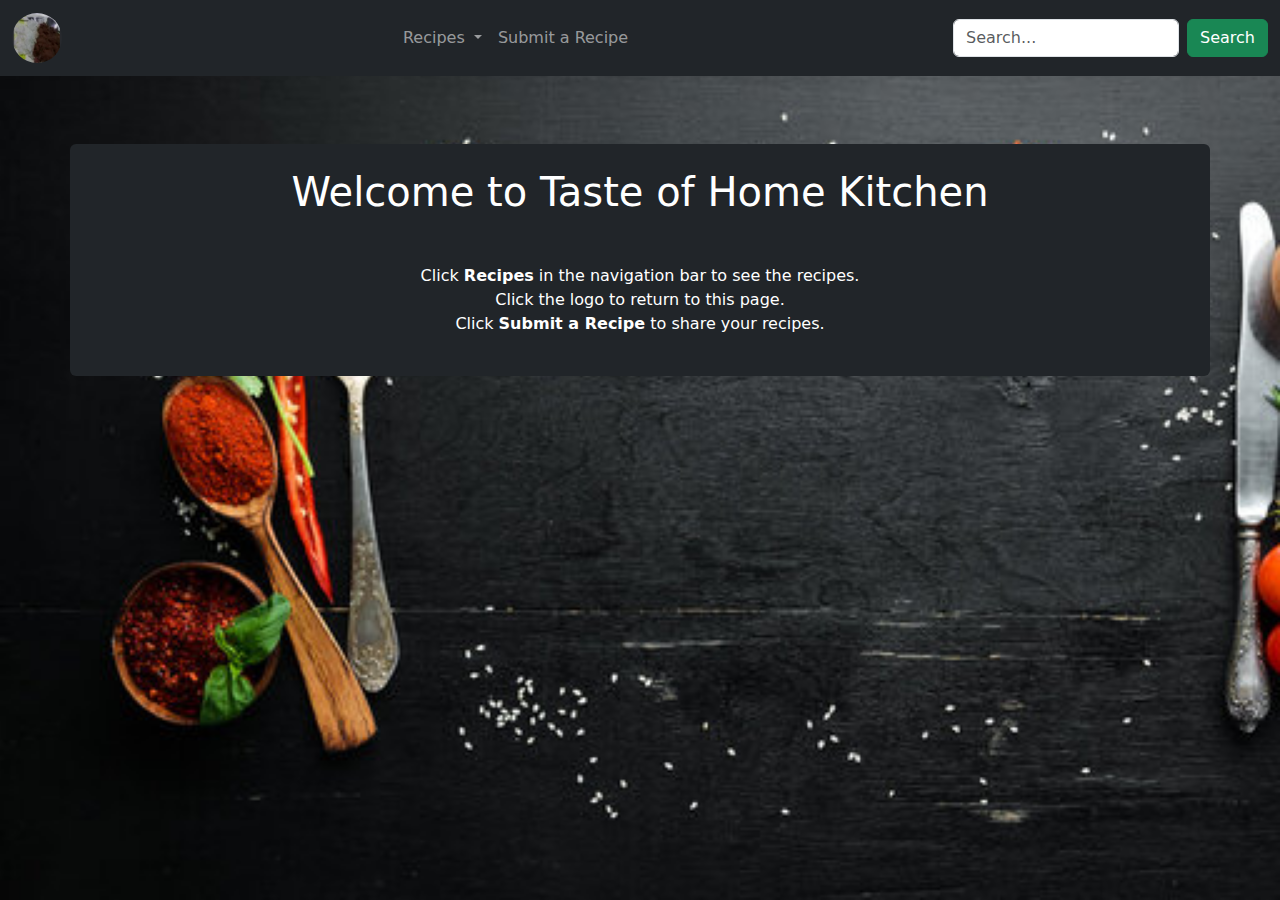
<file: index.html>
<!DOCTYPE html>
<html lang="en">
<head>
    <meta charset="UTF-8">
    <meta name="viewport" content="width=device-width, initial-scale=1.0">
    <title>Best and Easiest Recipes you can do at Home</title>
    <link href="https://cdn.jsdelivr.net/npm/bootstrap@5.3.3/dist/css/bootstrap.min.css" rel="stylesheet">
    <script src="https://cdn.jsdelivr.net/npm/bootstrap@5.3.3/dist/js/bootstrap.bundle.min.js"></script>
    <link rel="stylesheet" href="style.css">
</head>
<body>
    <nav class="navbar navbar-expand-sm bg-dark navbar-dark fixed-top">
        <div class="container-fluid">
            <a class="navbar-brand" href="index.html">
                <img src="milorice.png" width="50px" height="50px" class="rounded-circle">
            </a>
            <button class="navbar-toggler" type="button" data-bs-toggle="collapse" data-bs-target="#navbarNav" aria-controls="navbarNav" aria-expanded="false" aria-label="Toggle navigation">
                <span class="navbar-toggler-icon"></span>
            </button>
            <div class="collapse navbar-collapse" id="navbarNav">
                <ul class="navbar-nav mx-auto text-white">
                    <li class="nav-item dropdown">
                        <a class="nav-link dropdown-toggle" href="#" role="button" data-bs-toggle="dropdown" aria-expanded="false">
                            Recipes
                        </a>
                        <ul class="dropdown-menu">
                            <li><a class="dropdown-item" href="page2.html">Mexican Chicken Corn Chowder</a></li>
                            <li><a class="dropdown-item" href="page3.html">Oven-baked Risotto</a></li>
                            <li><a class="dropdown-item" href="page4.html">Chicken Curry</a></li>
                        </ul>
                    </li>
                    <li class="nav-item">
                        <a href="form.html" class="nav-link">Submit a Recipe</a>
                    </li>
                </ul>
                <form class="d-flex">
                    <input class="form-control me-2" type="text" placeholder="Search...">
                    <button class="btn btn-success" type="submit">Search</button>
                </form>
            </div>
        </div>
    </nav>
    <br><br><br><br>
    <div class="container bg-dark text-white text-center p-4 mt-5 rounded">
        <h1>Welcome to Taste of Home Kitchen</h1>
        <br>
        <p>
           <ul class="list-unstyled">
               <li>Click <strong>Recipes</strong> in the navigation bar to see the recipes.</li><br>
               <li>Click the logo to return to this page.</li><br>
               <li>Click <strong>Submit a Recipe</strong> to share your recipes.</li>
           </ul>
        </p>
    </div>
</body>
</html>
</file>
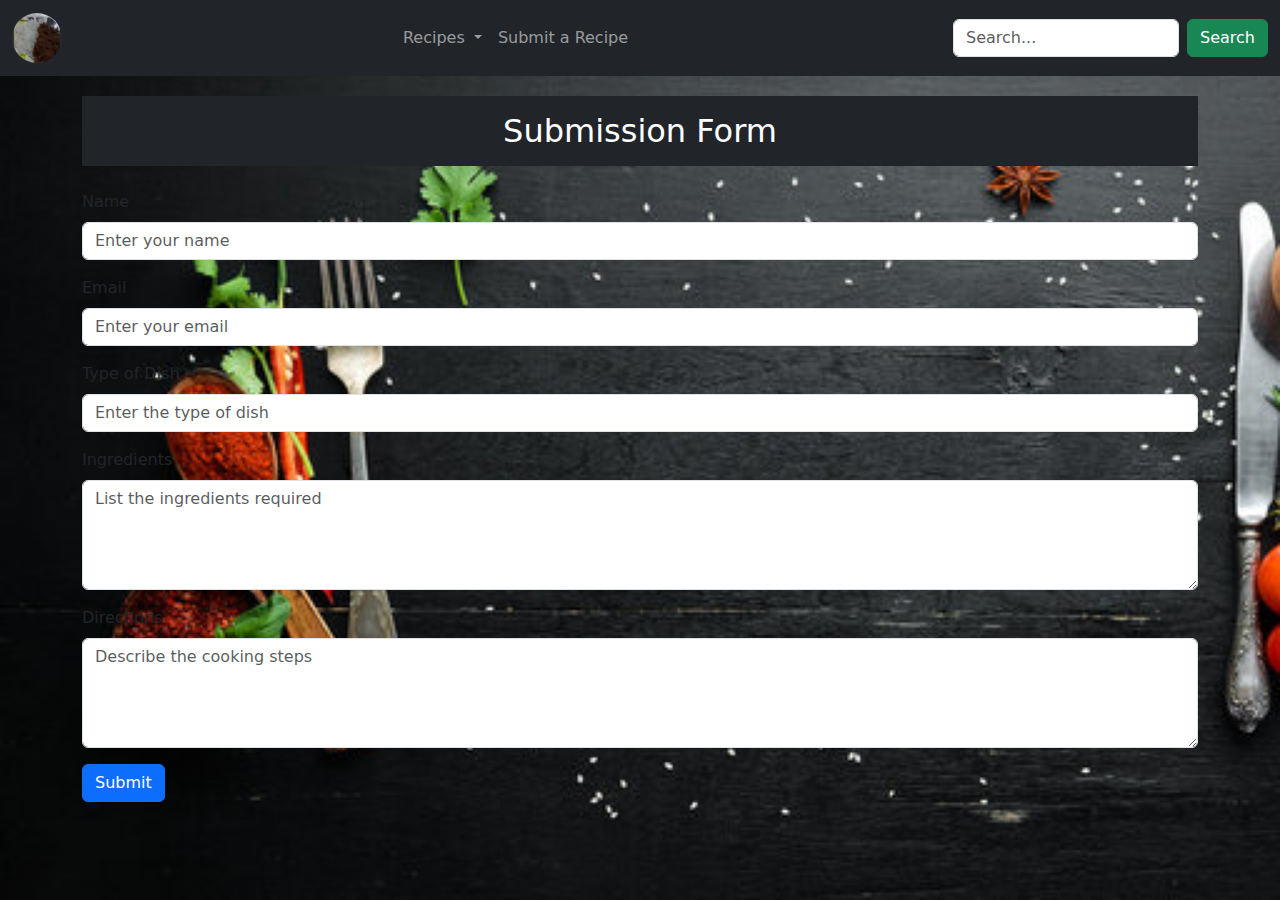
<file: form.html>
<!DOCTYPE html>
<html lang="en">
<head>
    <meta charset="UTF-8">
    <meta name="viewport" content="width=device-width, initial-scale=1.0">
    <title>Submission Form</title>
    <link href="https://cdn.jsdelivr.net/npm/bootstrap@5.3.3/dist/css/bootstrap.min.css" rel="stylesheet">
    <script src="https://cdn.jsdelivr.net/npm/bootstrap@5.3.3/dist/js/bootstrap.bundle.min.js"></script>
    <link rel="stylesheet" href="style.css">
</head>
<body>
    <nav class="navbar navbar-expand-sm bg-dark navbar-dark fixed-top">
        <div class="container-fluid">
            <a class="navbar-brand" href="index.html">
                <img src="milorice.png" width="50px" height="50px" class="rounded-circle" alt="Logo">
            </a>
            <button class="navbar-toggler" type="button" data-bs-toggle="collapse" data-bs-target="#navbarNav">
                <span class="navbar-toggler-icon"></span>
            </button>
            <div class="collapse navbar-collapse" id="navbarNav">
                <ul class="navbar-nav mx-auto text-white">
                    <li class="nav-item dropdown">
                        <a class="nav-link dropdown-toggle" href="#" role="button" data-bs-toggle="dropdown">
                            Recipes
                        </a>
                        <ul class="dropdown-menu">
                            <li><a class="dropdown-item" href="page2.html">Mexican Chicken Corn Chowder</a></li>
                            <li><a class="dropdown-item" href="page3.html">Oven-baked Risotto</a></li>
                            <li><a class="dropdown-item" href="page4.html">Chicken Curry</a></li>
                        </ul>
                    </li>
                    <li class="nav-item">
                        <a href="form.html" class="nav-link">Submit a Recipe</a>
                    </li>
                </ul>
                <form class="d-flex">
                    <input class="form-control me-2" type="text" placeholder="Search...">
                    <button class="btn btn-success" type="submit">Search</button>
                </form>
            </div>
        </div>
    </nav>

    <div class="container mt-5 pt-5">
        <h2 class="text-center text-white mb-4 bg-dark py-3">Submission Form</h2>

        <div id="alert-success" class="alert alert-success d-none" role="alert">
            Your submission was successful!
        </div>
        <div id="alert-fail" class="alert alert-danger d-none" role="alert">
            There was an error with your submission. Please try again.
        </div>

        <form id="submissionForm">
            <div class="mb-3">
                <label for="name" class="form-label">Name</label>
                <input type="text" class="form-control" id="name" placeholder="Enter your name" required>
            </div>
            <div class="mb-3">
                <label for="email" class="form-label">Email</label>
                <input type="email" class="form-control" id="email" placeholder="Enter your email" required>
            </div>
            <div class="mb-3">
                <label for="dishType" class="form-label">Type of Dish</label>
                <input type="text" class="form-control" id="dishType" placeholder="Enter the type of dish" required>
            </div>
            <div class="mb-3">
                <label for="ingredients" class="form-label">Ingredients</label>
                <textarea class="form-control" id="ingredients" rows="4" placeholder="List the ingredients required" required></textarea>
            </div>
            <div class="mb-3">
                <label for="directions" class="form-label">Directions</label>
                <textarea class="form-control" id="directions" rows="4" placeholder="Describe the cooking steps" required></textarea>
            </div>
            <button type="submit" class="btn btn-primary">Submit</button>
        </form>
    </div>

    <script>
        document.getElementById('submissionForm').addEventListener('submit', function(event) {
            event.preventDefault();

            const isSuccess = true;

            if (isSuccess) {
                document.getElementById('alert-success').classList.remove('d-none');
                document.getElementById('alert-fail').classList.add('d-none');
            } else {
                document.getElementById('alert-fail').classList.remove('d-none');
                document.getElementById('alert-success').classList.add('d-none');
            }
        });
    </script>
</body>
</html>
</file>
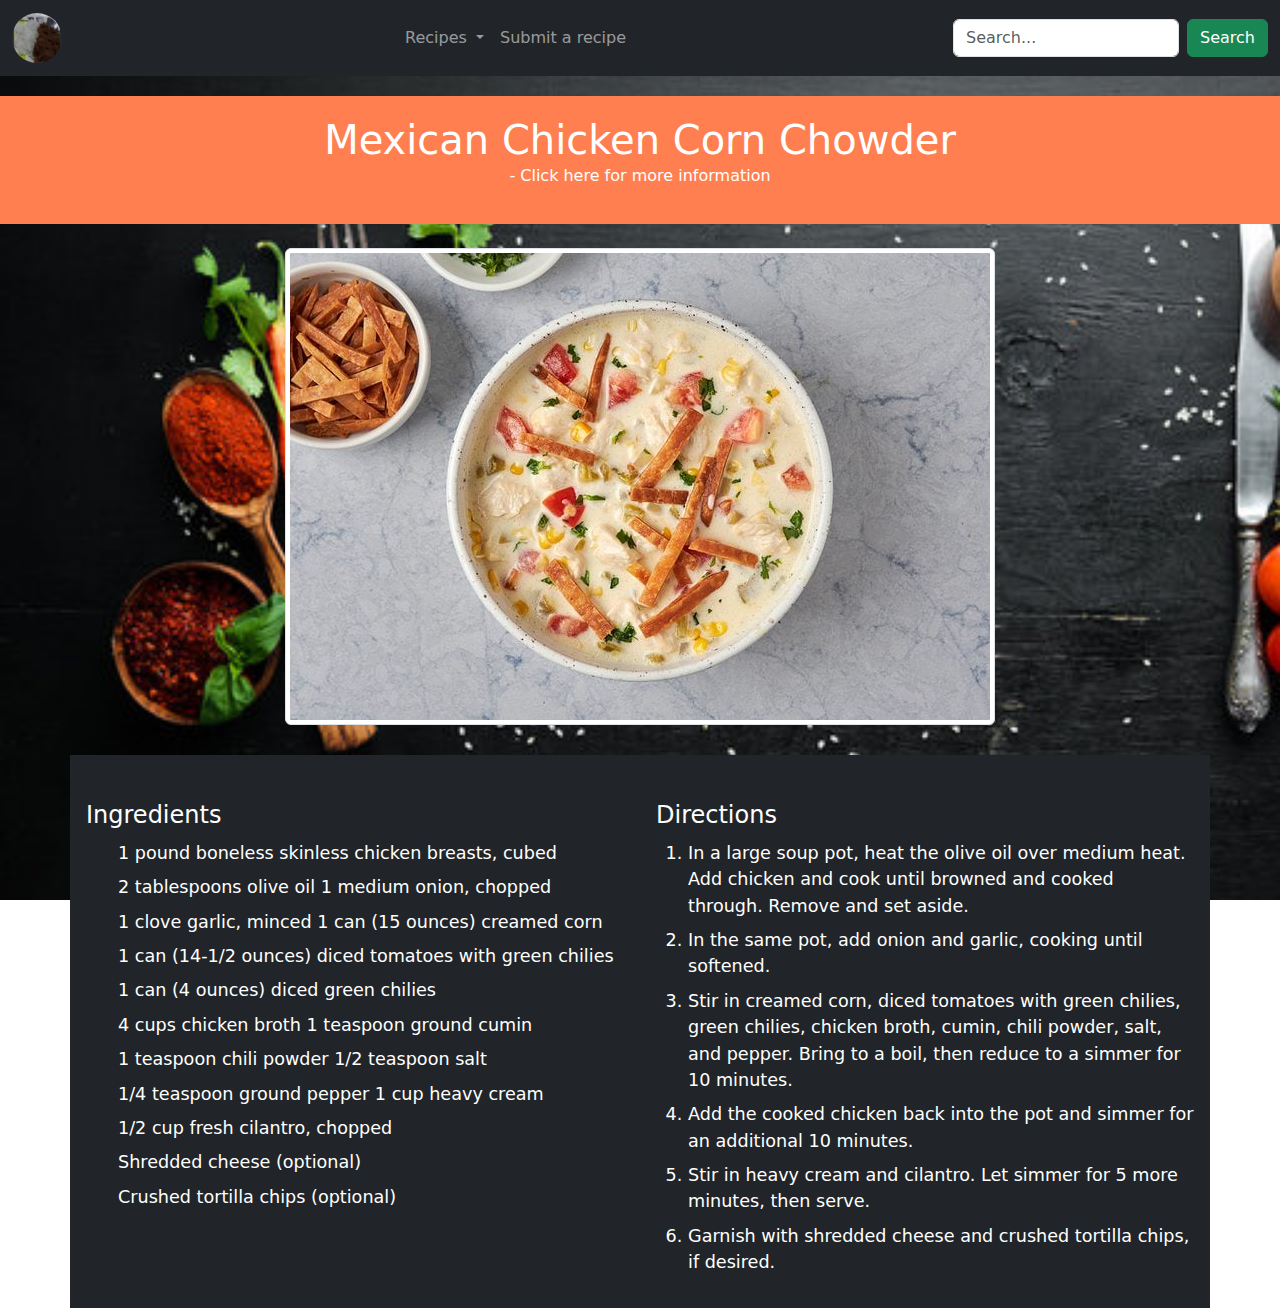
<file: page2.html>
<!DOCTYPE html>
<html lang="en">
<head>
    <meta charset="UTF-8">
    <meta name="viewport" content="width=device-width, initial-scale=1.0">
    <title>Mexican Chicken Corn Chowder</title>
    <style>
        body {
          background-color: #f8f9fa;
          font-family: Arial, sans-serif;
        }

        .recipe-title {
          font-size: 2rem;
          font-weight: bold;
          color: #343a40;
          margin-top: 20px;
        }

        .recipe-header {
          background-color: #ff7f50;
          color: white;
          padding: 20px 0;
        }

        .recipe-header h1 {
          margin-bottom: 0;
        }

        .container {
          margin-top: 30px;
        }

        .ingredients, .directions {
          margin-top: 30px;
        }

        .section-title {
          font-size: 1.5rem;
          color: #ffffff;
          margin-bottom: 10px;
        }

        .ingredients ul, .directions ol {
          font-size: 1.1rem;
        }

        .ingredients ul li, .directions ol li {
          margin-bottom: 8px;
        }
    </style>
    <link href="https://cdn.jsdelivr.net/npm/bootstrap@5.3.3/dist/css/bootstrap.min.css" rel="stylesheet">
    <script src="https://cdn.jsdelivr.net/npm/bootstrap@5.3.3/dist/js/bootstrap.bundle.min.js"></script>
    <link rel="stylesheet" href="style.css">
</head>
<body>
    <nav class="navbar navbar-expand-sm bg-dark navbar-dark fixed-top">
        <div class="container-fluid">
            <a class="navbar-brand" href="index.html">
                <img src="milorice.png" width="50px" height="50px" class="rounded-circle">
            </a>
            <div class="collapse navbar-collapse">
                <ul class="navbar-nav mx-auto text-white">
                    <li class="nav-item dropdown">
                        <a class="nav-link dropdown-toggle" href="#" role="button" data-bs-toggle="dropdown" aria-expanded="false">
                            Recipes
                        </a>
                        <ul class="dropdown-menu">
                            <li><a class="dropdown-item" href="page2.html">Mexican Chicken Corn Chowder</a></li>
                            <li><a class="dropdown-item" href="page3.html">Oven-baked Risotto</a></li>
                            <li><a class="dropdown-item" href="page4.html">Chicken Curry</a></li>
                        </ul>
                    </li>
                    <li class="nav-item">
                        <a href="form.html" class="nav-link">Submit a recipe</a>
                    </li>
                </ul>
                <form class="d-flex">
                    <input class="form-control me-2" type="text" placeholder="Search...">
                    <button class="btn btn-success" type="submit">Search</button>
                </form>
            </div>
        </div>
    </nav>
    <br><br><br><br>
    <header class="recipe-header text-center">
        <h1><a href="https://www.tasteofhome.com/recipes/mexican-chicken-corn-chowder/#RecipeCard" style="color: white; text-decoration: none;">Mexican Chicken Corn Chowder</a></h1>
        <p><a href="https://www.tasteofhome.com/recipes/mexican-chicken-corn-chowder/#RecipeCard" style="color: white; text-decoration: none;">- Click here for more information</a></p>
    </header>
    <br>
    <img src="corn.jpg" class="mx-auto d-block img-thumbnail">
    <div class="container">
        <div class="row">
            <div class="col-md-6 bg-dark p-3">
                <section class="ingredients">
                    <h2 class="section-title">Ingredients</h2>
                    <ul class="text-white">
                        <li>1 pound boneless skinless chicken breasts, cubed</li>
                        <li>2 tablespoons olive oil</li>
                        <li>1 medium onion, chopped</li>
                        <li>1 clove garlic, minced</li>
                        <li>1 can (15 ounces) creamed corn</li>
                        <li>1 can (14-1/2 ounces) diced tomatoes with green chilies</li>
                        <li>1 can (4 ounces) diced green chilies</li>
                        <li>4 cups chicken broth</li>
                        <li>1 teaspoon ground cumin</li>
                        <li>1 teaspoon chili powder</li>
                        <li>1/2 teaspoon salt</li>
                        <li>1/4 teaspoon ground pepper</li>
                        <li>1 cup heavy cream</li>
                        <li>1/2 cup fresh cilantro, chopped</li>
                        <li>Shredded cheese (optional)</li>
                        <li>Crushed tortilla chips (optional)</li>
                    </ul>
                </section>
            </div>
            <div class="col-md-6 bg-dark p-3">
                <section class="directions">
                    <h2 class="section-title">Directions</h2>
                    <ol class="text-white">
                        <li>In a large soup pot, heat the olive oil over medium heat. Add chicken and cook until browned and cooked through. Remove and set aside.</li>
                        <li>In the same pot, add onion and garlic, cooking until softened.</li>
                        <li>Stir in creamed corn, diced tomatoes with green chilies, green chilies, chicken broth, cumin, chili powder, salt, and pepper. Bring to a boil, then reduce to a simmer for 10 minutes.</li>
                        <li>Add the cooked chicken back into the pot and simmer for an additional 10 minutes.</li>
                        <li>Stir in heavy cream and cilantro. Let simmer for 5 more minutes, then serve.</li>
                        <li>Garnish with shredded cheese and crushed tortilla chips, if desired.</li>
                    </ol>
                </section>
            </div>
        </div>
    </div>
</body>
</html>
</file>
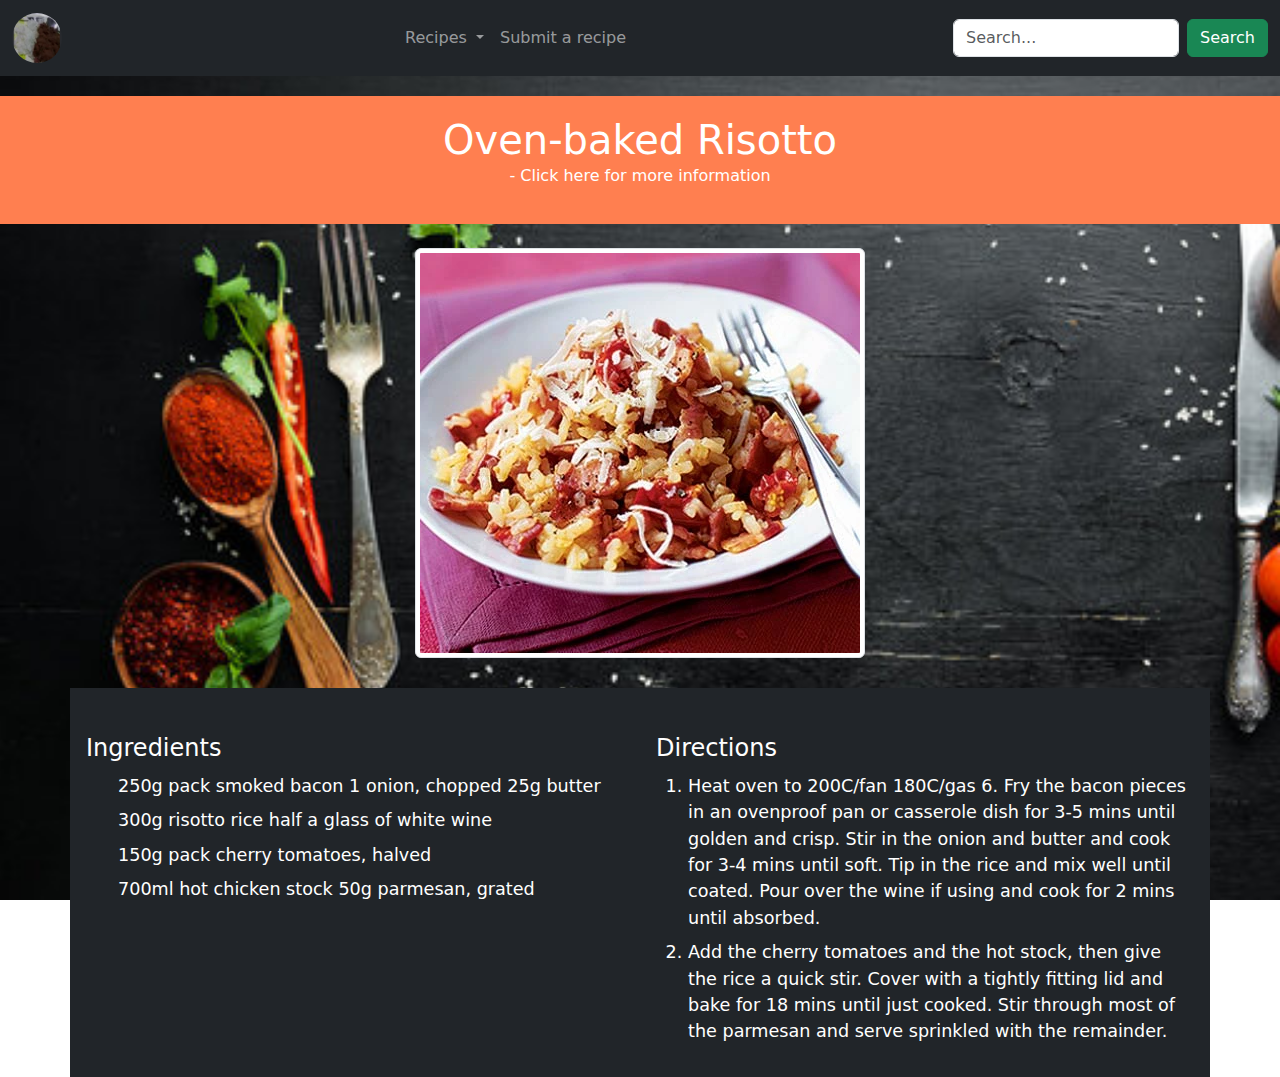
<file: page3.html>
<!DOCTYPE html>
<html lang="en">
<head>
    <meta charset="UTF-8">
    <meta name="viewport" content="width=device-width, initial-scale=1.0">
    <title>Mexican Chicken Corn Chowder</title>
    <style>
        body {
          background-color: #f8f9fa;
          font-family: Arial, sans-serif;
        }

        .recipe-title {
          font-size: 2rem;
          font-weight: bold;
          color: #343a40;
          margin-top: 20px;
        }

        .recipe-header {
          background-color: #ff7f50;
          color: white;
          padding: 20px 0;
        }

        .recipe-header h1 {
          margin-bottom: 0;
        }

        .container {
          margin-top: 30px;
        }

        .ingredients, .directions {
          margin-top: 30px;
        }

        .section-title {
          font-size: 1.5rem;
          color: #ffffff;
          margin-bottom: 10px;
        }

        .ingredients ul, .directions ol {
          font-size: 1.1rem;
        }

        .ingredients ul li, .directions ol li {
          margin-bottom: 8px;
        }
    </style>
    <link href="https://cdn.jsdelivr.net/npm/bootstrap@5.3.3/dist/css/bootstrap.min.css" rel="stylesheet">
    <script src="https://cdn.jsdelivr.net/npm/bootstrap@5.3.3/dist/js/bootstrap.bundle.min.js"></script>
    <link rel="stylesheet" href="style.css">
</head>
<body>
    <nav class="navbar navbar-expand-sm bg-dark navbar-dark fixed-top">
        <div class="container-fluid">
            <a class="navbar-brand" href="index.html">
                <img src="milorice.png" width="50px" height="50px" class="rounded-circle">
            </a>
            <div class="collapse navbar-collapse">
                <ul class="navbar-nav mx-auto text-white">
                    <li class="nav-item dropdown">
                        <a class="nav-link dropdown-toggle" href="#" role="button" data-bs-toggle="dropdown" aria-expanded="false">
                            Recipes
                        </a>
                        <ul class="dropdown-menu">
                            <li><a class="dropdown-item" href="page2.html">Mexican Chicken Corn Chowder</a></li>
                            <li><a class="dropdown-item" href="page3.html">Oven-baked Risotto</a></li>
                            <li><a class="dropdown-item" href="page4.html">Chicken Curry</a></li>
                        </ul>
                    </li>
                    <li class="nav-item">
                        <a href="form.html" class="nav-link">Submit a recipe</a>
                    </li>
                </ul>
                <form class="d-flex">
                    <input class="form-control me-2" type="text" placeholder="Search...">
                    <button class="btn btn-success" type="submit">Search</button>
                </form>
            </div>
        </div>
    </nav>
    <br><br><br><br>
    <header class="recipe-header text-center">
        <h1><a href="https://www.bbcgoodfood.com/recipes/oven-baked-risotto" style="color: white; text-decoration: none;">Oven-baked Risotto</a></h1>
        <p><a href="https://www.bbcgoodfood.com/recipes/oven-baked-risotto" style="color: white; text-decoration: none;">- Click here for more information</a></p>
    </header>
    <br>
    <img src="ritoso.webp" class="mx-auto d-block img-thumbnail">
    <div class="container">
        <div class="row">
            <div class="col-md-6 bg-dark p-3">
                <section class="ingredients">
                    <h2 class="section-title">Ingredients</h2>
                    <ul class="text-white">
                      <li>250g pack smoked bacon</li>
                      <li>1 onion, 
                        chopped</li>
                      <li>25g butter</li>
                      <li>300g risotto rice</li>
                      <li>half a glass of white wine</li>
                      <li>150g pack cherry tomatoes, 
                        halved</li>
                      <li>700ml hot chicken stock</li>
                      <li>50g parmesan, 
                        grated</li>
                    </ul>
                </section>
            </div>
            <div class="col-md-6 bg-dark p-3">
                <section class="directions">
                    <h2 class="section-title">Directions</h2>
                    <ol class="text-white">
                      <li>Heat oven to 200C/fan 180C/gas 6. Fry the bacon pieces in an ovenproof pan or casserole dish for 3-5 mins until golden and crisp. Stir in the onion and butter and cook for 3-4 mins until soft. Tip in the rice and mix well until coated. Pour over the wine if using and cook for 2 mins until absorbed.</li>
                      <li>Add the cherry tomatoes and the hot stock, then give the rice a quick stir. Cover with a tightly fitting lid and bake for 18 mins until just cooked. Stir through most of the parmesan and serve sprinkled with the remainder.</li>
                    </ol>
                </section>
            </div>
        </div>
    </div>
</body>
</html>
</file>
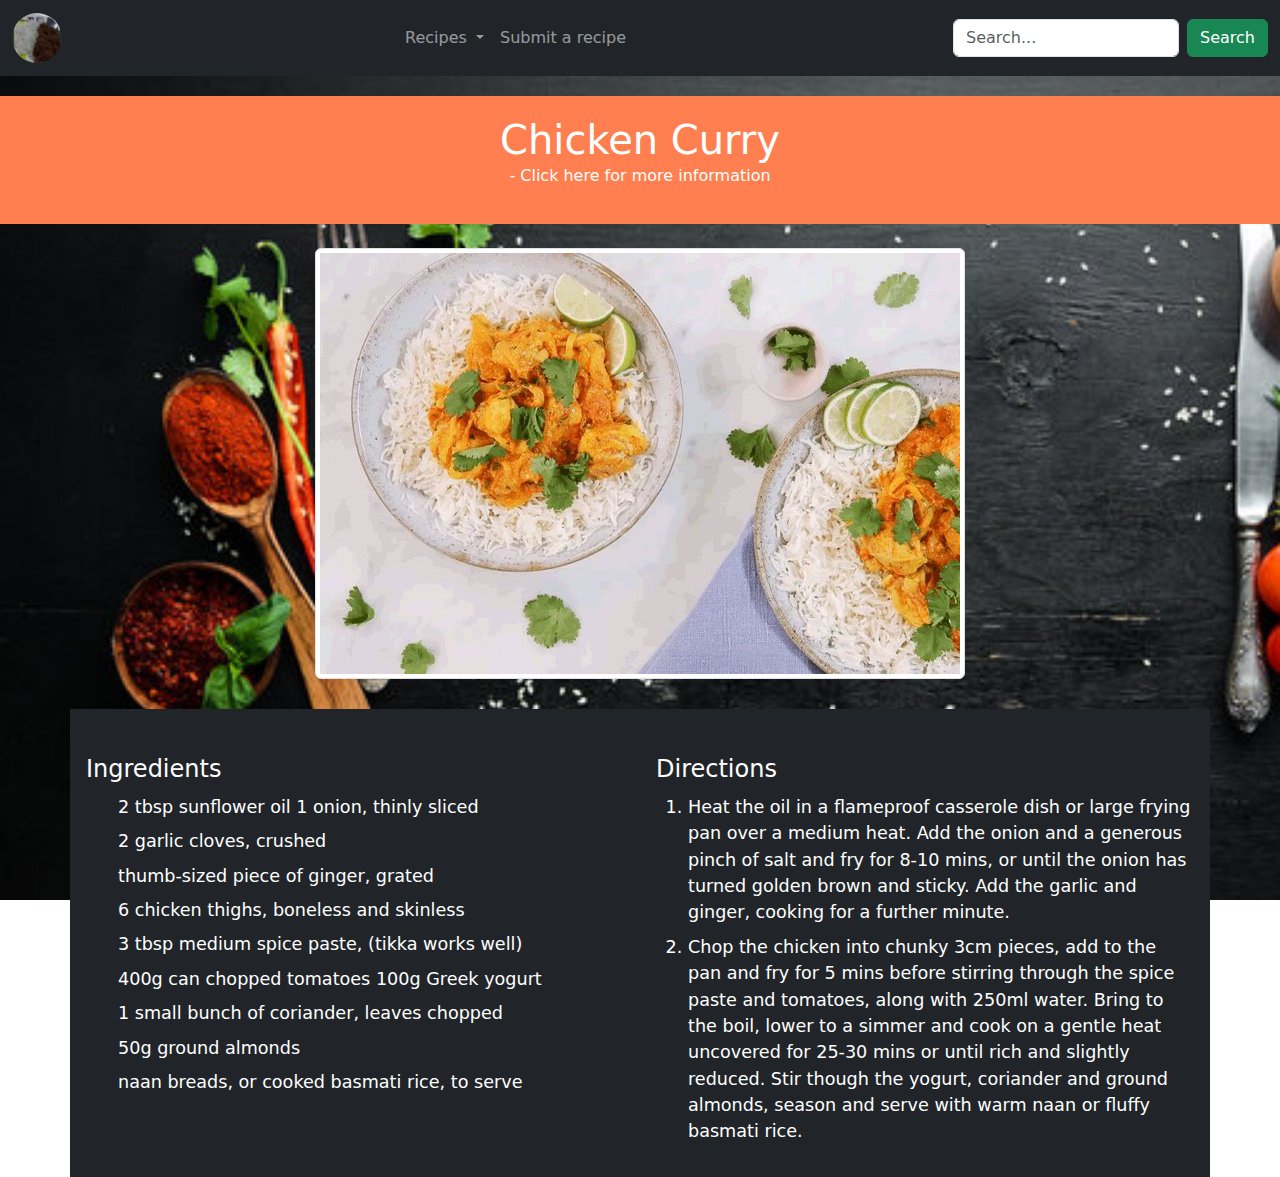
<file: page4.html>
<!DOCTYPE html>
<html lang="en">
<head>
    <meta charset="UTF-8">
    <meta name="viewport" content="width=device-width, initial-scale=1.0">
    <title>Mexican Chicken Corn Chowder</title>
    <style>
        body {
          background-color: #f8f9fa;
          font-family: Arial, sans-serif;
        }

        .recipe-title {
          font-size: 2rem;
          font-weight: bold;
          color: #343a40;
          margin-top: 20px;
        }

        .recipe-header {
          background-color: #ff7f50;
          color: white;
          padding: 20px 0;
        }

        .recipe-header h1 {
          margin-bottom: 0;
        }

        .container {
          margin-top: 30px;
        }

        .ingredients, .directions {
          margin-top: 30px;
        }

        .section-title {
          font-size: 1.5rem;
          color: #ffffff;
          margin-bottom: 10px;
        }

        .ingredients ul, .directions ol {
          font-size: 1.1rem;
        }

        .ingredients ul li, .directions ol li {
          margin-bottom: 8px;
        }
    </style>
    <link href="https://cdn.jsdelivr.net/npm/bootstrap@5.3.3/dist/css/bootstrap.min.css" rel="stylesheet">
    <script src="https://cdn.jsdelivr.net/npm/bootstrap@5.3.3/dist/js/bootstrap.bundle.min.js"></script>
    <link rel="stylesheet" href="style.css">
</head>
<body>
    <nav class="navbar navbar-expand-sm bg-dark navbar-dark fixed-top">
        <div class="container-fluid">
            <a class="navbar-brand" href="index.html">
                <img src="milorice.png" width="50px" height="50px" class="rounded-circle">
            </a>
            <div class="collapse navbar-collapse">
                <ul class="navbar-nav mx-auto text-white">
                    <li class="nav-item dropdown">
                        <a class="nav-link dropdown-toggle" href="#" role="button" data-bs-toggle="dropdown" aria-expanded="false">
                            Recipes
                        </a>
                        <ul class="dropdown-menu">
                            <li><a class="dropdown-item" href="page2.html">Mexican Chicken Corn Chowder</a></li>
                            <li><a class="dropdown-item" href="page3.html">Oven-baked Risotto</a></li>
                            <li><a class="dropdown-item" href="page4.html">Chicken Curry</a></li>
                        </ul>
                    </li>
                    <li class="nav-item">
                        <a href="form.html" class="nav-link">Submit a recipe</a>
                    </li>
                </ul>
                <form class="d-flex">
                    <input class="form-control me-2" type="text" placeholder="Search...">
                    <button class="btn btn-success" type="submit">Search</button>
                </form>
            </div>
        </div>
    </nav>
    <br><br><br><br>
    <header class="recipe-header text-center">
        <h1><a href="https://www.bbcgoodfood.com/recipes/easy-chicken-curry" style="color: white; text-decoration: none;">Chicken Curry</a></h1>
        <p><a href="https://www.bbcgoodfood.com/recipes/easy-chicken-curry" style="color: white; text-decoration: none;">- Click here for more information</a></p>
    </header>
    <br>
    <img src="goat.jpg" class="mx-auto d-block img-thumbnail">
    <div class="container">
        <div class="row">
            <div class="col-md-6 bg-dark p-3">
                <section class="ingredients">
                    <h2 class="section-title">Ingredients</h2>
                    <ul class="text-white">
                        <li>2 tbsp sunflower oil</li>
                        <li>1 onion, thinly sliced</li>
                        <li>2 garlic cloves, crushed</li>
                        <li>thumb-sized piece of ginger, grated</li>
                        <li>6 chicken thighs, boneless and skinless</li>
                        <li>3 tbsp medium spice paste, (tikka works well)</li>
                        <li>400g can chopped tomatoes</li>
                        <li>100g Greek yogurt</li>
                        <li>1 small bunch of coriander, 
                            leaves chopped</li>
                        <li>50g ground almonds</li>
                        <li>naan breads, 
                            or cooked basmati rice, to serve</li>
                    </ul>
                </section>
            </div>
            <div class="col-md-6 bg-dark p-3">
                <section class="directions">
                    <h2 class="section-title">Directions</h2>
                    <ol class="text-white">
                        <li>Heat the oil in a flameproof casserole dish or large frying pan over a medium heat. Add the onion and a generous pinch of salt and fry for 8-10 mins, or until the onion has turned golden brown and sticky. Add the garlic and ginger, cooking for a further minute.</li>
                        <li>Chop the chicken into chunky 3cm pieces, add to the pan and fry for 5 mins before stirring through the spice paste and tomatoes, along with 250ml water. Bring to the boil, lower to a simmer and cook on a gentle heat uncovered for 25-30 mins or until rich and slightly reduced. Stir though the yogurt, coriander and ground almonds, season and serve with warm naan or fluffy basmati rice.</li>
                    </ol>
                </section>
            </div>
        </div>
    </div>
</body>
</html>
</file>
<file: style.css>
body {
    background-image: url(back.jpg); background-repeat: no-repeat;   background-attachment: fixed; background-size: cover;
}

  .dropdown {
    position: relative;
    display: inline-block;
  }
  .dropdown-content {
    display: none;
    position: absolute;
    background-color: #f1f1f1;
    min-width: 160px;
    box-shadow: 0px 8px 16px 0px rgba(0,0,0,0.2);
    z-index: 1;
  }
  .dropdown-content a {
    color: black;
    padding: 12px 16px;
    text-decoration: none;
    display: block;
  }
  .dropdown:hover .dropdown-content {display: block;}
  
  .dropdown-content a:hover {background-color: #ddd;}

  .navbar-nav ul {list-style: none; text-align: center;}
  ul li {display: inline-block}
</file>
